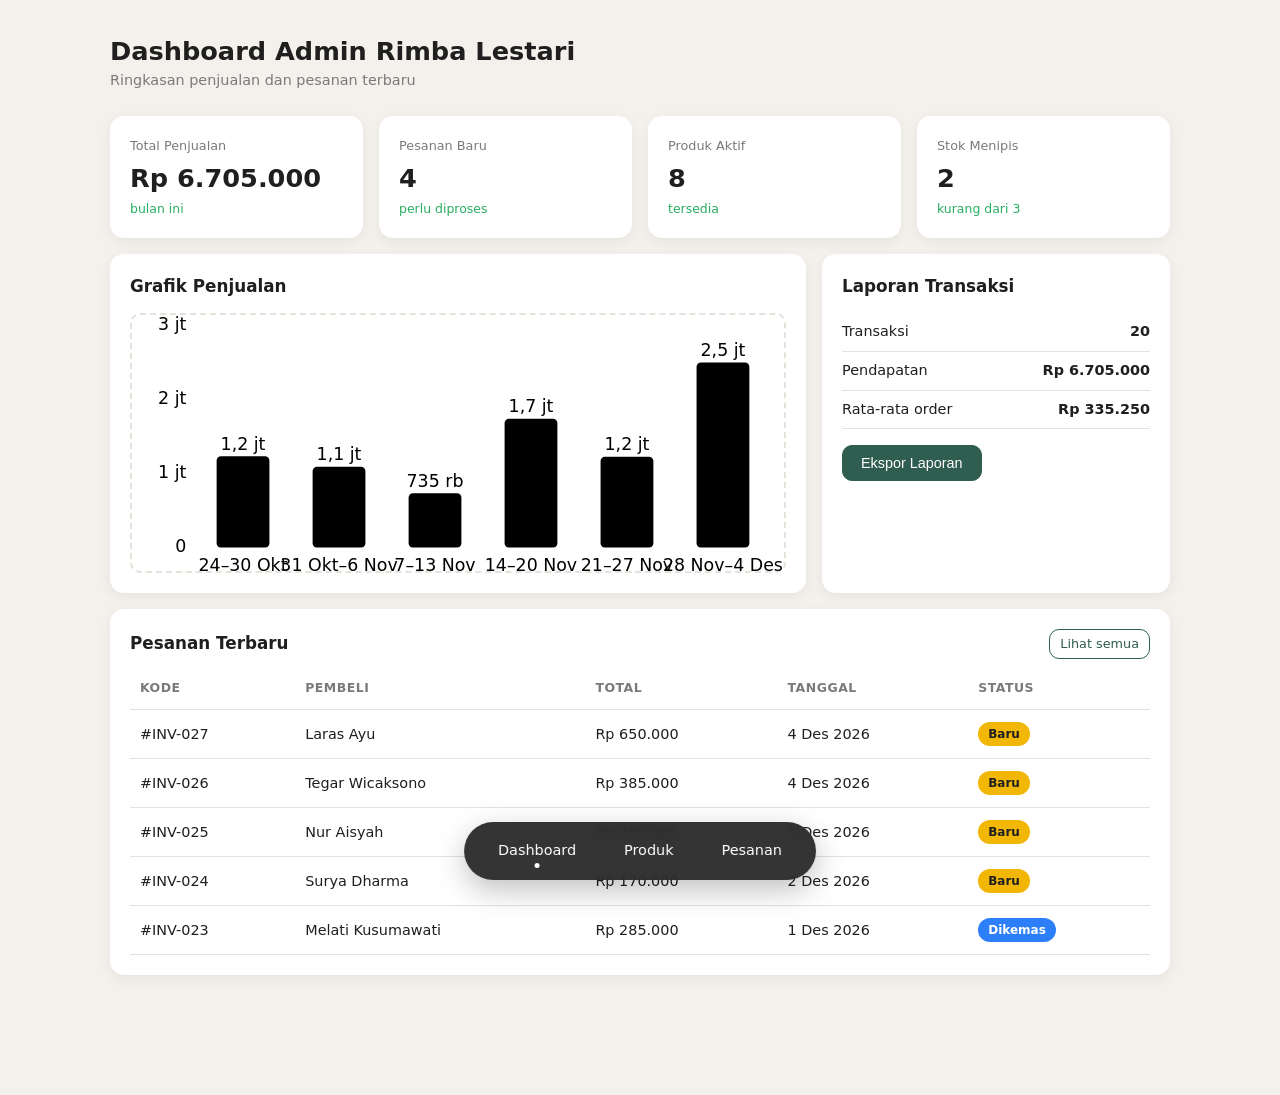
<file: index.html>
<!DOCTYPE html>
<html lang="en">
<head>
    <meta charset="UTF-8">
    <meta name="viewport" content="width=device-width, initial-scale=1.0">
    <title>RimbaLestari</title>
    <link rel="stylesheet" href="style.css">
</head>
<body>
    <main class="container">
 
    <header class="page-header">
      <div>
        <h1>Dashboard Admin Rimba Lestari</h1>
        <p>Ringkasan penjualan dan pesanan terbaru</p>
      </div>
    </header>
 
    <!-- Kartu statistik
         TODO JS/AJAX: isi angka di .value dari server -->
    <section class="stat-grid">
      <article class="card stat-card">
        <div class="label">Total Penjualan</div>
        <div class="value" id="stat-penjualan">Rp 0</div>
        <div class="note">bulan ini</div>
      </article>
      <article class="card stat-card">
        <div class="label">Pesanan Baru</div>
        <div class="value" id="stat-pesanan-baru">0</div>
        <div class="note">perlu diproses</div>
      </article>
      <article class="card stat-card">
        <div class="label">Produk Aktif</div>
        <div class="value" id="stat-produk">0</div>
        <div class="note">tersedia</div>
      </article>
      <article class="card stat-card">
        <div class="label">Stok Menipis</div>
        <div class="value" id="stat-stok-tipis">0</div>
        <div class="note">kurang dari 3</div>
      </article>
    </section>
 
    <!-- Grafik + ringkasan laporan -->
    <section class="dash-grid">
      <article class="card">
        <h2>Grafik Penjualan</h2>
        <!-- TODO JS: ganti dengan <canvas id="chartPenjualan"> (Chart.js) -->
        <div class="chart-box" id="chartPenjualan">Area grafik</div>
      </article>
 
      <article class="card">
        <h2>Laporan Transaksi</h2>
        <ul class="summary-list">
          <li><span>Transaksi</span><strong id="lap-jumlah">0</strong></li>
          <li><span>Pendapatan</span><strong id="lap-pendapatan">Rp 0</strong></li>
          <li><span>Rata-rata order</span><strong id="lap-rata">Rp 0</strong></li>
        </ul>
        <!-- TODO JS: ekspor CSV / cetak -->
        <button class="btn" id="btn-ekspor" type="button">Ekspor Laporan</button>
      </article>
    </section>
 
    <!-- Pesanan terbaru -->
    <section class="card">
      <div class="page-header" style="margin-bottom: 8px;">
        <h2 style="margin: 0;">Pesanan Terbaru</h2>
        <a href="pesanan.html" class="btn btn-outline btn-sm">Lihat semua</a>
      </div>
      <div class="table-wrap">
        <table>
          <thead>
            <tr>
              <th>Kode</th>
              <th>Pembeli</th>
              <th>Total</th>
              <th>Tanggal</th>
              <th>Status</th>
            </tr>
          </thead>
          <!-- TODO JS/AJAX: isi tbody dari data pesanan -->
          <tbody id="tabel-pesanan-terbaru">
            <tr>
              <td>#INV-001</td>
              <td>Nama Pembeli</td>
              <td>Rp 150.000</td>
              <td>26 Okt 2026</td>
              <td><span class="badge badge-baru">Baru</span></td>
            </tr>
            <tr>
              <td>#INV-002</td>
              <td>Nama Pembeli</td>
              <td>Rp 275.000</td>
              <td>25 Okt 2026</td>
              <td><span class="badge badge-dikirim">Dikirim</span></td>
            </tr>
          </tbody>
        </table>
      </div>
    </section>
 
  </main>
 
  <!-- Navbar bawah -->
  <nav class="nav-dock">
    <a href="index.html" class="active">Dashboard</a>
    <a href="produk.html">Produk</a>
    <a href="pesanan.html">Pesanan</a>
  </nav>
  <script src="js/jquery-4.0.0.min.js"></script>
  <script src="js/umum.js"></script>
  <script src="js/dashboard.js"></script>
</body>
</html>
</file>
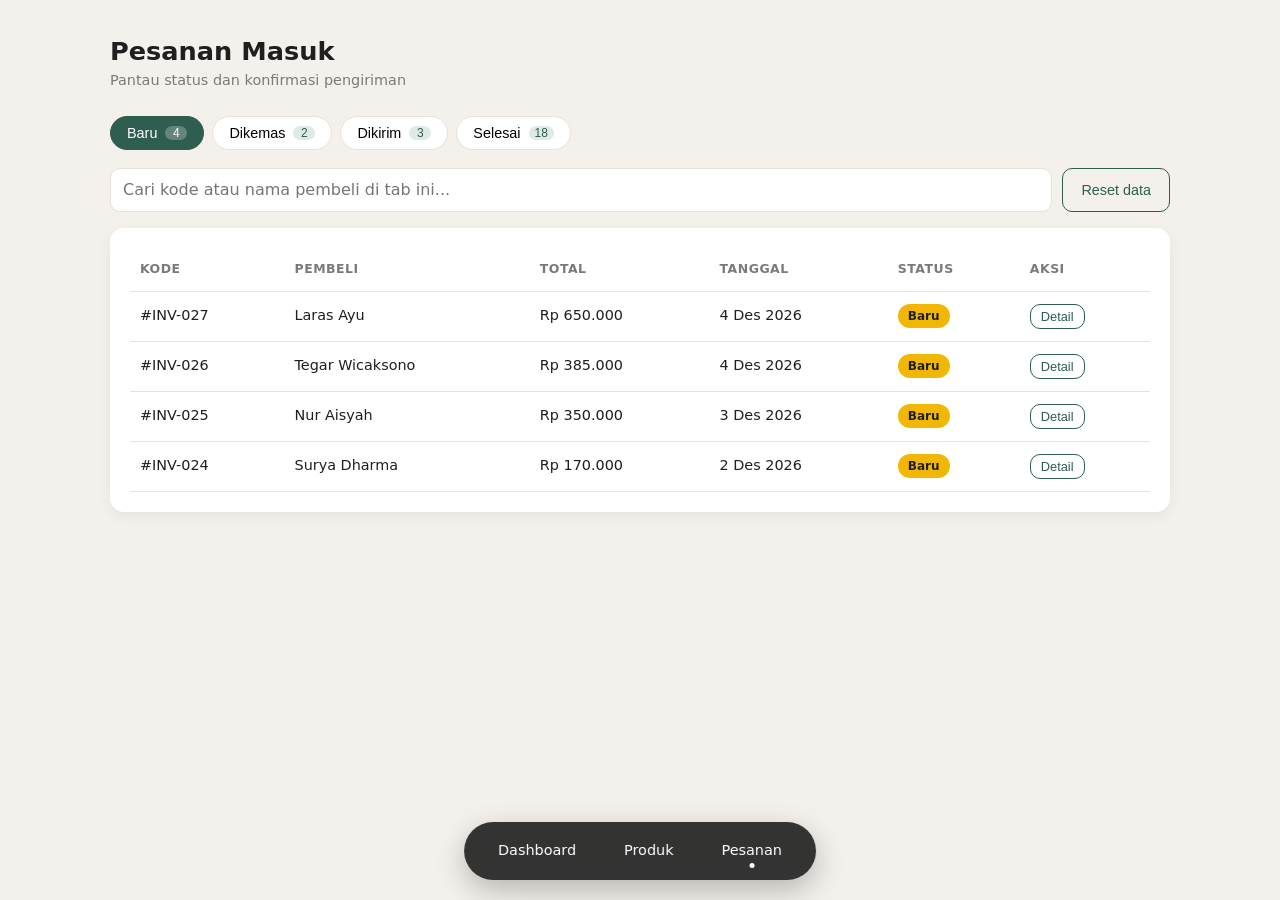
<file: pesanan.html>
<!DOCTYPE html>
<html lang="id">
<head>
  <meta charset="UTF-8">
  <meta name="viewport" content="width=device-width, initial-scale=1.0">
  <title>Pesanan Masuk | Admin Preloved</title>
  <link rel="stylesheet" href="style.css">
</head>
<body>

  <main class="container">

    <header class="page-header">
      <div>
        <h1>Pesanan Masuk</h1>
        <p>Pantau status dan konfirmasi pengiriman</p>
      </div>
    </header>

    <!-- Tab status. Angka di .count diisi otomatis oleh JS -->
    <div class="tabs">
      <button type="button" class="tab active" data-status="baru">Baru <span class="count">0</span></button>
      <button type="button" class="tab" data-status="dikemas">Dikemas <span class="count">0</span></button>
      <button type="button" class="tab" data-status="dikirim">Dikirim <span class="count">0</span></button>
      <button type="button" class="tab" data-status="selesai">Selesai <span class="count">0</span></button>
    </div>

    <div class="toolbar">
      <input type="search" id="cari-pesanan" placeholder="Cari kode atau nama pembeli di tab ini...">
      <button type="button" id="btn-reset" class="btn btn-outline">Reset data</button>
    </div>

    <!-- Daftar pesanan -->
    <section class="card">
      <div class="table-wrap">
        <table>
          <thead>
            <tr>
              <th>Kode</th>
              <th>Pembeli</th>
              <th>Total</th>
              <th>Tanggal</th>
              <th>Status</th>
              <th>Aksi</th>
            </tr>
          </thead>
          <!-- Diisi oleh renderTabel() di js/pesanan.js -->
          <tbody id="tabel-pesanan"></tbody>
        </table>
      </div>
    </section>

  </main>

  <!-- Modal detail pesanan. Isinya diisi JS, bagian bawah (#aksi-pesanan) berubah sesuai status -->
  <div class="modal" id="modal-detail">
    <div class="modal-box">
      <div class="modal-head">
        <h2 id="judul-detail">Detail Pesanan</h2>
        <button type="button" class="modal-close tutup-modal" aria-label="Tutup">&times;</button>
      </div>

      <dl class="order-info" id="info-pesanan"></dl>

      <div class="table-wrap">
        <table>
          <thead>
            <tr><th>Item</th><th>Jml</th><th>Harga</th><th>Subtotal</th></tr>
          </thead>
          <tbody id="detail-item"></tbody>
          <tfoot>
            <tr><td colspan="3">Total</td><td id="detail-total"></td></tr>
          </tfoot>
        </table>
      </div>

      <div class="aksi-box" id="aksi-pesanan"></div>

      <div class="modal-foot">
        <button type="button" class="btn btn-outline tutup-modal">Tutup</button>
      </div>
    </div>
  </div>

  <!-- Navbar bawah -->
  <nav class="nav-dock">
    <a href="index.html">Dashboard</a>
    <a href="produk.html">Produk</a>
    <a href="pesanan.html" class="active">Pesanan</a>
  </nav>

  <script src="js/jquery-4.0.0.min.js"></script>
  <script src="js/umum.js"></script>
  <script src="js/pesanan.js"></script>
</body>
</html>
</file>
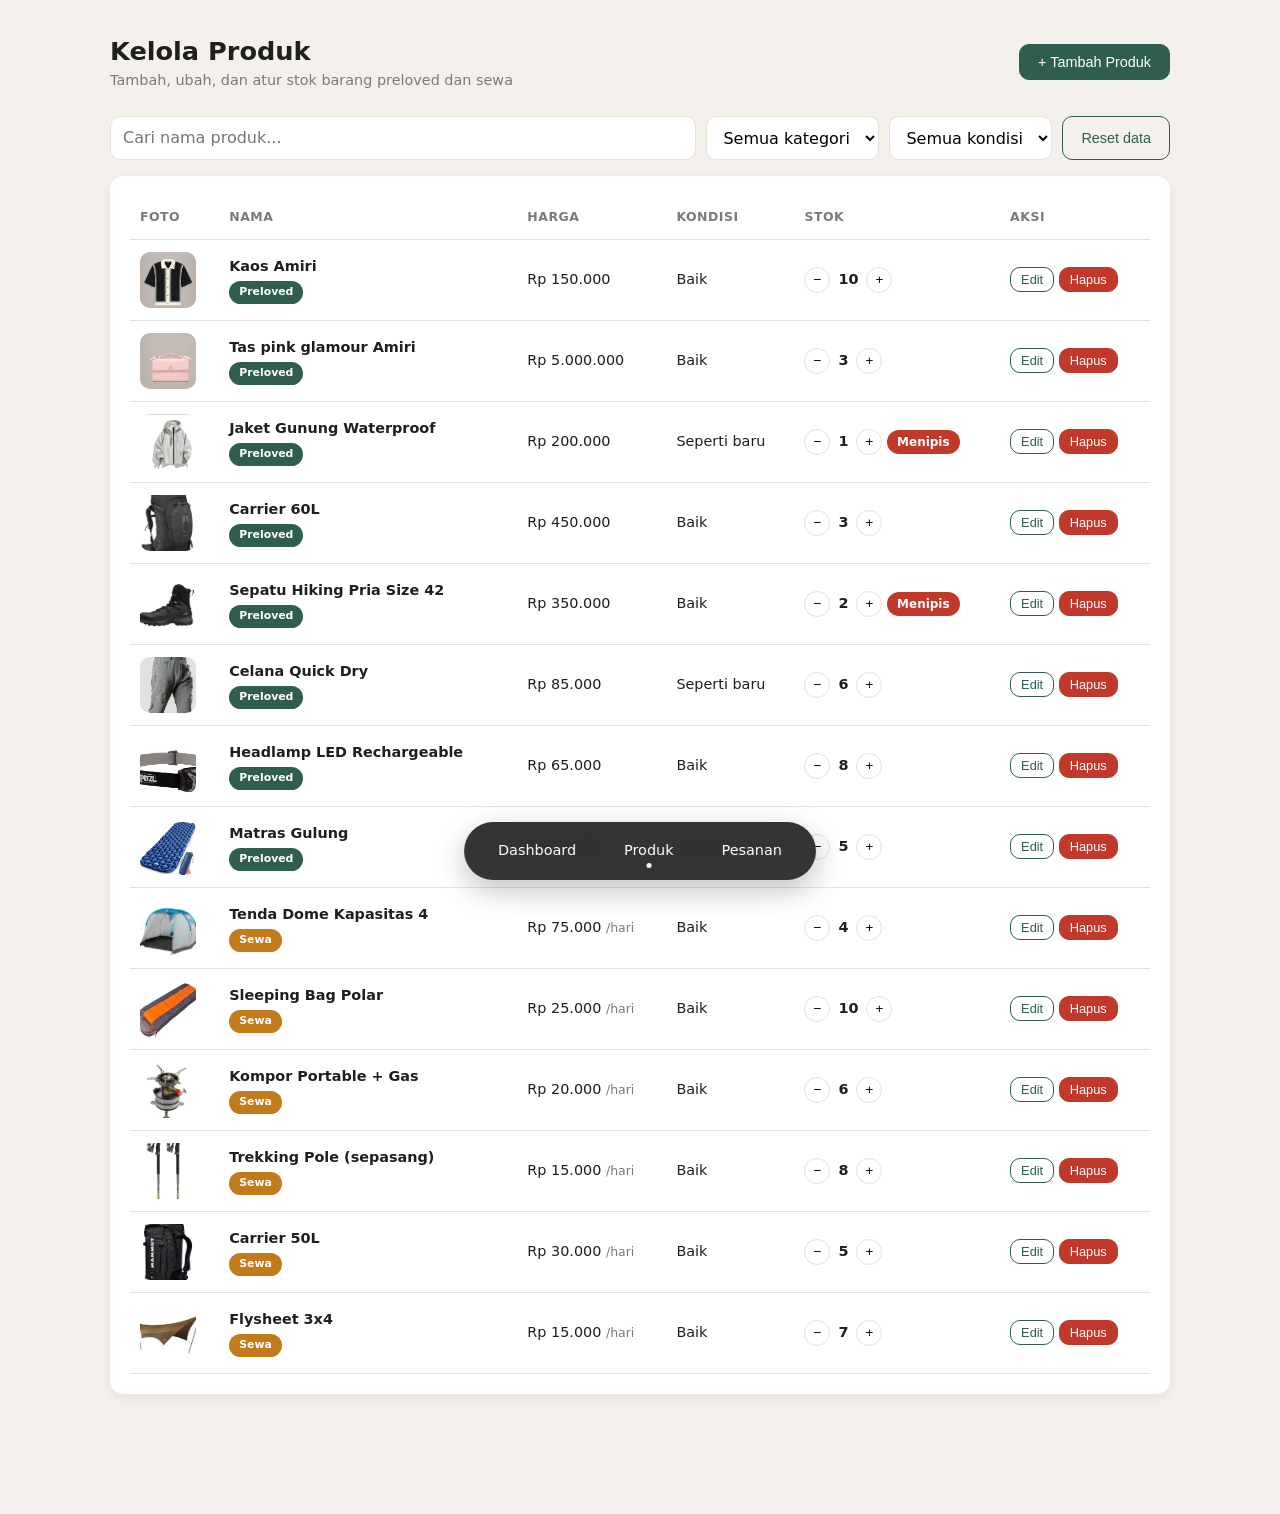
<file: produk.html>
<!DOCTYPE html>
<html lang="id">
<head>
  <meta charset="UTF-8">
  <meta name="viewport" content="width=device-width, initial-scale=1.0">
  <title>Kelola Produk | Admin Preloved</title>
  <link rel="stylesheet" href="style.css">
</head>
<body>

  <main class="container">

    <header class="page-header">
      <div>
        <h1>Kelola Produk</h1>
        <p>Tambah, ubah, dan atur stok barang preloved dan sewa</p>
      </div>
      <!-- id dibedakan dari modal (sebelumnya sama-sama "modal-produk") -->
      <button type="button" id="btn-tambah" class="btn">+ Tambah Produk</button>
    </header>

    <!-- Pencarian / filter -->
    <div class="toolbar">
      <input type="search" id="cari-produk" placeholder="Cari nama produk...">
      <select id="filter-kategori">
        <option value="">Semua kategori</option>
        <option value="preloved">Preloved</option>
        <option value="sewa">Sewa</option>
      </select>
      <select id="filter-kondisi">
        <option value="">Semua kondisi</option>
        <option>Seperti baru</option>
        <option>Baik</option>
        <option>Cukup</option>
      </select>
      <button type="button" id="btn-reset" class="btn btn-outline">Reset data</button>
    </div>

    <!-- Tabel produk (thumbnail kecil) -->
    <section class="card">
      <div class="table-wrap">
        <table>
          <thead>
            <tr>
              <th>Foto</th>
              <th>Nama</th>
              <th>Harga</th>
              <th>Kondisi</th>
              <th>Stok</th>
              <th>Aksi</th>
            </tr>
          </thead>
          <!-- Diisi oleh renderTable() di js/app.js -->
          <tbody id="tabel-produk"></tbody>
        </table>
      </div>
    </section>

  </main>

  <!-- Modal form tambah/edit (galeri besar) -->
  <div class="modal" id="modal-produk">
    <div class="modal-box wide">
      <div class="modal-head">
        <h2 id="judul-modal">Tambah Produk</h2>
        <button type="button" class="modal-close tutup-modal" aria-label="Tutup">&times;</button>
      </div>

      <!-- novalidate: validasi kita tangani sendiri lewat JS -->
      <form id="form-produk" class="product-form" novalidate>

        <!-- Kosong = tambah baru, terisi = edit produk dengan id itu -->
        <input type="hidden" id="produk-id" name="id">

        <!-- Kiri: galeri multi-angle -->
        <div>
          <div class="gallery-main" id="gallery-utama"><span>Foto utama</span></div>
          <div class="gallery-thumbs">
            <label class="slot" data-slot="0"><span>Depan</span><input type="file" accept="image/png,image/jpeg,image/webp" hidden></label>
            <label class="slot" data-slot="1"><span>Belakang</span><input type="file" accept="image/png,image/jpeg,image/webp" hidden></label>
            <label class="slot" data-slot="2"><span>Samping</span><input type="file" accept="image/png,image/jpeg,image/webp" hidden></label>
            <label class="slot" data-slot="3"><span>Detail</span><input type="file" accept="image/png,image/jpeg,image/webp" hidden></label>
            <label class="slot" data-slot="4"><span>Cacat</span><input type="file" accept="image/png,image/jpeg,image/webp" hidden></label>
          </div>
          <small class="error" data-for="foto"></small>
          <small class="hint">Foto depan wajib. PNG/JPG/WEBP, maks 2 MB per foto.</small>
        </div>

        <!-- Kanan: data produk -->
        <div>
          <div class="form-group">
            <label for="nama">Nama produk</label>
            <input type="text" id="nama" name="nama" maxlength="60">
            <small class="error" data-for="nama"></small>
          </div>

          <div class="form-row">
            <div class="form-group">
              <label for="harga">Harga (Rp)</label>
              <input type="number" id="harga" name="harga" min="0" step="1">
              <small class="error" data-for="harga"></small>
            </div>
            <div class="form-group">
              <label for="stok">Stok</label>
              <input type="number" id="stok" name="stok" min="0" step="1">
              <small class="error" data-for="stok"></small>
            </div>
          </div>

          <div class="form-row">
            <div class="form-group">
              <label for="kategori">Kategori</label>
              <select id="kategori" name="kategori">
                <option value="preloved">Preloved (dijual)</option>
                <option value="sewa">Sewa (per hari)</option>
              </select>
              <small class="error" data-for="kategori"></small>
            </div>
            <div class="form-group">
              <label for="kondisi">Kondisi</label>
              <select id="kondisi" name="kondisi">
                <option>Seperti baru</option>
                <option>Baik</option>
                <option>Cukup</option>
              </select>
              <small class="error" data-for="kondisi"></small>
            </div>
          </div>

          <div class="form-group">
            <label for="deskripsi">Deskripsi</label>
            <textarea id="deskripsi" name="deskripsi" rows="4" maxlength="300"></textarea>
            <small class="error" data-for="deskripsi"></small>
          </div>
        </div>

      </form>

      <div class="modal-foot">
        <button type="button" class="btn btn-outline tutup-modal">Batal</button>
        <button type="submit" form="form-produk" class="btn" id="btn-simpan">Simpan</button>
      </div>
    </div>
  </div>

  <!-- Navbar bawah -->
  <nav class="nav-dock">
    <a href="index.html">Dashboard</a>
    <a href="produk.html" class="active">Produk</a>
    <a href="pesanan.html">Pesanan</a>
  </nav>

  <script src="js/jquery-4.0.0.min.js"></script>
  <script src="js/umum.js"></script>
  <script src="js/app.js"></script>
</body>
</html>
</file>
<file: style.css>
/* =========================================================
   ADMIN PRELOVED - style.css (dipakai semua halaman)
   Daftar isi:
   1. Variabel & reset
   2. Layout dasar
   3. Navbar bawah (teks saja)
   4. Komponen: kartu, tombol, badge, tabel, tab, form
   5. Modal (pakai :target, ganti ke JS kalau mau)
   6. Khusus halaman: dashboard, produk, pesanan
   7. Responsif
   ========================================================= */


/* ---------- 1. Variabel & reset ---------- */
:root {
  --bg: #f4f1ec;
  --surface: #ffffff;
  --text: #1f1f1f;
  --muted: #7a7a7a;
  --line: #e6e1d9;
  --primary: #2f5d50;      /* hijau tua */
  --primary-soft: #dfeae6;
  --danger: #c0392b;

  /* warna badge status */
  --st-baru: #f2b705;
  --st-kemas: #2d7ff9;
  --st-kirim: #8e44ad;
  --st-selesai: #27ae60;

  --radius: 14px;
  --shadow: 0 4px 14px rgba(0, 0, 0, 0.06);
}

* { margin: 0; padding: 0; box-sizing: border-box; }

body {
  font-family: system-ui, -apple-system, "Segoe UI", sans-serif;
  background: var(--bg);
  color: var(--text);
  line-height: 1.5;
}

a { color: inherit; text-decoration: none; }
img { max-width: 100%; display: block; }


/* ---------- 2. Layout dasar ---------- */
.container {
  max-width: 1100px;
  margin: 0 auto;
  padding: 32px 20px 120px;   /* bawah besar supaya tidak ketutup navbar */
}

.page-header {
  display: flex;
  justify-content: space-between;
  align-items: center;
  flex-wrap: wrap;
  gap: 12px;
  margin-bottom: 24px;
}

.page-header h1 { font-size: 1.6rem; }
.page-header p  { color: var(--muted); font-size: 0.9rem; }


/* ---------- 3. Navbar bawah (teks saja) ---------- */
.nav-dock {
  position: fixed;
  bottom: 20px;
  left: 50%;
  transform: translateX(-50%);
  z-index: 50;

  display: flex;
  gap: 8px;
  padding: 10px 14px;

  background: rgba(31, 31, 31, 0.9);
  backdrop-filter: blur(8px);
  border-radius: 999px;
  box-shadow: 0 10px 30px rgba(0, 0, 0, 0.25);
}

.nav-dock a {
  position: relative;
  padding: 8px 20px;
  color: #fff;
  font-size: 0.9rem;
  border-radius: 999px;
  transition: opacity 0.3s ease, background 0.3s ease;
}

/* efek meredup: saat nav di-hover, semua link jadi pudar,
   kecuali yang sedang di-hover */
.nav-dock:hover a:not(:hover) { opacity: 0.4; }
.nav-dock a:hover { background: rgba(255, 255, 255, 0.12); }

/* penanda halaman aktif: titik kecil di bawah teks */
.nav-dock a.active::after {
  content: "";
  position: absolute;
  bottom: 2px;
  left: 50%;
  width: 5px;
  height: 5px;
  background: #fff;
  border-radius: 50%;
  transform: translateX(-50%);
}


/* ---------- 4. Komponen ---------- */

/* kartu */
.card {
  background: var(--surface);
  border-radius: var(--radius);
  box-shadow: var(--shadow);
  padding: 20px;
}
.card h2 { font-size: 1.05rem; margin-bottom: 14px; }

/* tombol */
.btn {
  display: inline-block;
  padding: 9px 18px;
  font-size: 0.9rem;
  border: 1px solid var(--primary);
  border-radius: 10px;
  background: var(--primary);
  color: #fff;
  cursor: pointer;
  transition: opacity 0.2s ease;
}
.btn:hover { opacity: 0.85; }
.btn-outline { background: transparent; color: var(--primary); }
.btn-danger  { background: var(--danger); border-color: var(--danger); }
.btn-sm      { padding: 4px 10px; font-size: 0.8rem; }

/* badge status */
.badge {
  display: inline-block;
  padding: 3px 10px;
  font-size: 0.75rem;
  font-weight: 600;
  color: #fff;
  border-radius: 999px;
}
.badge-baru    { background: var(--st-baru); color: #1f1f1f; }
.badge-dikemas { background: var(--st-kemas); }
.badge-dikirim { background: var(--st-kirim); }
.badge-selesai { background: var(--st-selesai); }
.badge-warn    { background: var(--danger); }

/* tabel */
.table-wrap { overflow-x: auto; }
table { width: 100%; border-collapse: collapse; font-size: 0.9rem; }
th, td { padding: 12px 10px; text-align: left; border-bottom: 1px solid var(--line); }
th { font-size: 0.78rem; text-transform: uppercase; letter-spacing: 0.04em; color: var(--muted); }
tbody tr:hover { background: #faf8f4; }

/* tab status */
.tabs {
  display: flex;
  gap: 8px;
  flex-wrap: wrap;
  margin-bottom: 18px;
}
.tab {
  display: flex;
  align-items: center;
  gap: 8px;
  padding: 8px 16px;
  font-size: 0.9rem;
  background: var(--surface);
  border: 1px solid var(--line);
  border-radius: 999px;
  cursor: pointer;
  transition: all 0.2s ease;
}
.tab:hover { border-color: var(--primary); }
.tab.active { background: var(--primary); color: #fff; border-color: var(--primary); }
.tab .count {
  min-width: 22px;
  padding: 0 6px;
  text-align: center;
  font-size: 0.75rem;
  background: var(--primary-soft);
  color: var(--primary);
  border-radius: 999px;
}
.tab.active .count { background: rgba(255, 255, 255, 0.25); color: #fff; }

/* form */
.form-group { margin-bottom: 14px; }
.form-group label { display: block; margin-bottom: 4px; font-size: 0.85rem; color: var(--muted); }
.form-group input,
.form-group select,
.form-group textarea {
  width: 100%;
  padding: 9px 12px;
  font: inherit;
  border: 1px solid var(--line);
  border-radius: 10px;
  background: #fff;
}
.form-group input:focus,
.form-group select:focus,
.form-group textarea:focus {
  outline: 2px solid var(--primary-soft);
  border-color: var(--primary);
}
.form-row { display: grid; grid-template-columns: 1fr 1fr; gap: 12px; }


/* ---------- 5. Modal (pakai :target) ----------
   Dibuka dengan link href="#id-modal", ditutup dengan href="#".
   Nanti boleh diganti JS: tambah/hapus class "open". */
.modal {
  position: fixed;
  inset: 0;
  z-index: 100;
  display: none;
  place-items: center;
  padding: 20px;
  background: rgba(0, 0, 0, 0.5);
}
.modal:target,
.modal.open { display: grid; }

.modal-box {
  width: 100%;
  max-width: 560px;
  max-height: 90vh;
  overflow-y: auto;
  padding: 24px;
  background: var(--surface);
  border-radius: var(--radius);
}
.modal-box.wide { max-width: 860px; }
.modal-head {
  display: flex;
  justify-content: space-between;
  align-items: center;
  margin-bottom: 16px;
}
.modal-close { font-size: 1.4rem; color: var(--muted); }
.modal-foot { display: flex; justify-content: flex-end; gap: 8px; margin-top: 18px; }


/* ---------- 6. Khusus halaman ---------- */

/* --- Dashboard --- */
.stat-grid {
  display: grid;
  grid-template-columns: repeat(4, 1fr);
  gap: 16px;
  margin-bottom: 16px;
}
.stat-card .label { font-size: 0.8rem; color: var(--muted); }
.stat-card .value { margin-top: 4px; font-size: 1.6rem; font-weight: 700; }
.stat-card .note  { margin-top: 2px; font-size: 0.78rem; color: var(--st-selesai); }

.dash-grid {
  display: grid;
  grid-template-columns: 2fr 1fr;
  gap: 16px;
  margin-bottom: 16px;
}
.chart-box {
  height: 260px;
  display: grid;
  place-items: center;
  color: var(--muted);
  border: 2px dashed var(--line);
  border-radius: 10px;
}
.summary-list { list-style: none; margin-bottom: 16px; }
.summary-list li {
  display: flex;
  justify-content: space-between;
  padding: 8px 0;
  border-bottom: 1px solid var(--line);
  font-size: 0.9rem;
}

/* --- Kelola Produk --- */
.toolbar { display: flex; gap: 10px; flex-wrap: wrap; margin-bottom: 16px; }
.toolbar input { flex: 1; min-width: 180px; padding: 9px 12px; border: 1px solid var(--line); border-radius: 10px; font: inherit; }

.thumb {
  width: 56px;
  height: 56px;
  border-radius: 10px;
  background: var(--primary-soft);
  object-fit: cover;
}
.stock-ctrl { display: inline-flex; align-items: center; gap: 8px; }
.stock-ctrl button {
  width: 26px;
  height: 26px;
  border: 1px solid var(--line);
  border-radius: 50%;
  background: #fff;
  cursor: pointer;
}
.stock-ctrl button:hover { border-color: var(--primary); }

/* galeri foto di form */
.product-form { display: grid; grid-template-columns: 1fr 1fr; gap: 24px; }
.gallery-main {
  aspect-ratio: 4 / 3;
  display: grid;
  place-items: center;
  color: var(--muted);
  background: var(--primary-soft);
  border-radius: 12px;
  margin-bottom: 10px;
}
.gallery-thumbs { display: grid; grid-template-columns: repeat(5, 1fr); gap: 8px; }
.gallery-thumbs .slot {
  aspect-ratio: 1;
  display: grid;
  place-items: center;
  font-size: 0.65rem;
  text-align: center;
  color: var(--muted);
  border: 2px dashed var(--line);
  border-radius: 8px;
  cursor: pointer;
}
.gallery-thumbs .slot:hover { border-color: var(--primary); }

/* --- Pesanan --- */
.order-info { display: grid; grid-template-columns: 1fr 1fr; gap: 12px; margin-bottom: 16px; }
.order-info dt { font-size: 0.78rem; color: var(--muted); }
.order-info dd { margin-bottom: 8px; }
.resi-box { padding: 16px; background: var(--primary-soft); border-radius: 12px; }


/* ---------- 7. Responsif ---------- */
@media (max-width: 800px) {
  .stat-grid { grid-template-columns: repeat(2, 1fr); }
  .dash-grid,
  .product-form { grid-template-columns: 1fr; }
}

@media (max-width: 480px) {
  .stat-grid { grid-template-columns: 1fr; }
  .form-row,
  .order-info { grid-template-columns: 1fr; }
  .nav-dock a { padding: 8px 12px; font-size: 0.8rem; }
}


/* ---------- 8. Tambahan CRUD produk ---------- */

.modal-close { background: none; border: 0; cursor: pointer; line-height: 1; }

.toolbar select {
  padding: 9px 12px;
  border: 1px solid var(--line);
  border-radius: 10px;
  background: #fff;
  font: inherit;
}

.nama-cell .nama { font-weight: 600; }
.badge-kat { margin-top: 4px; font-size: 0.68rem; }
.badge-preloved { background: var(--primary); }
.badge-sewa { background: #c27a1a; }
.harga-unit { color: var(--muted); font-size: 0.78rem; }
.stock-ctrl button:disabled { opacity: 0.35; cursor: not-allowed; }
.empty-row { text-align: center; color: var(--muted); padding: 28px 10px; }

/* pesan validasi */
.error { display: block; margin-top: 4px; font-size: 0.78rem; color: var(--danger); }
.error:empty { display: none; }
.is-invalid { border-color: var(--danger) !important; }
.hint { display: block; margin-top: 6px; font-size: 0.75rem; color: var(--muted); }

/* preview foto di galeri */
.gallery-main,
.gallery-thumbs .slot { background-size: cover; background-position: center; }
.gallery-main.has-img span,
.gallery-thumbs .slot.has-img span { opacity: 0; }
.gallery-thumbs .slot.has-img { border-style: solid; border-color: var(--primary); }

/* notifikasi */
.toast {
  position: fixed;
  top: 20px;
  right: 20px;
  z-index: 200;
  padding: 12px 18px;
  font-size: 0.9rem;
  color: #fff;
  background: #1f1f1f;
  border-radius: 12px;
  box-shadow: 0 10px 30px rgba(0, 0, 0, 0.25);
  animation: toast-masuk 0.25s ease;
}
.toast-gagal { background: var(--danger); }
@keyframes toast-masuk {
  from { opacity: 0; transform: translateY(-8px); }
  to   { opacity: 1; transform: none; }
}
</file>
